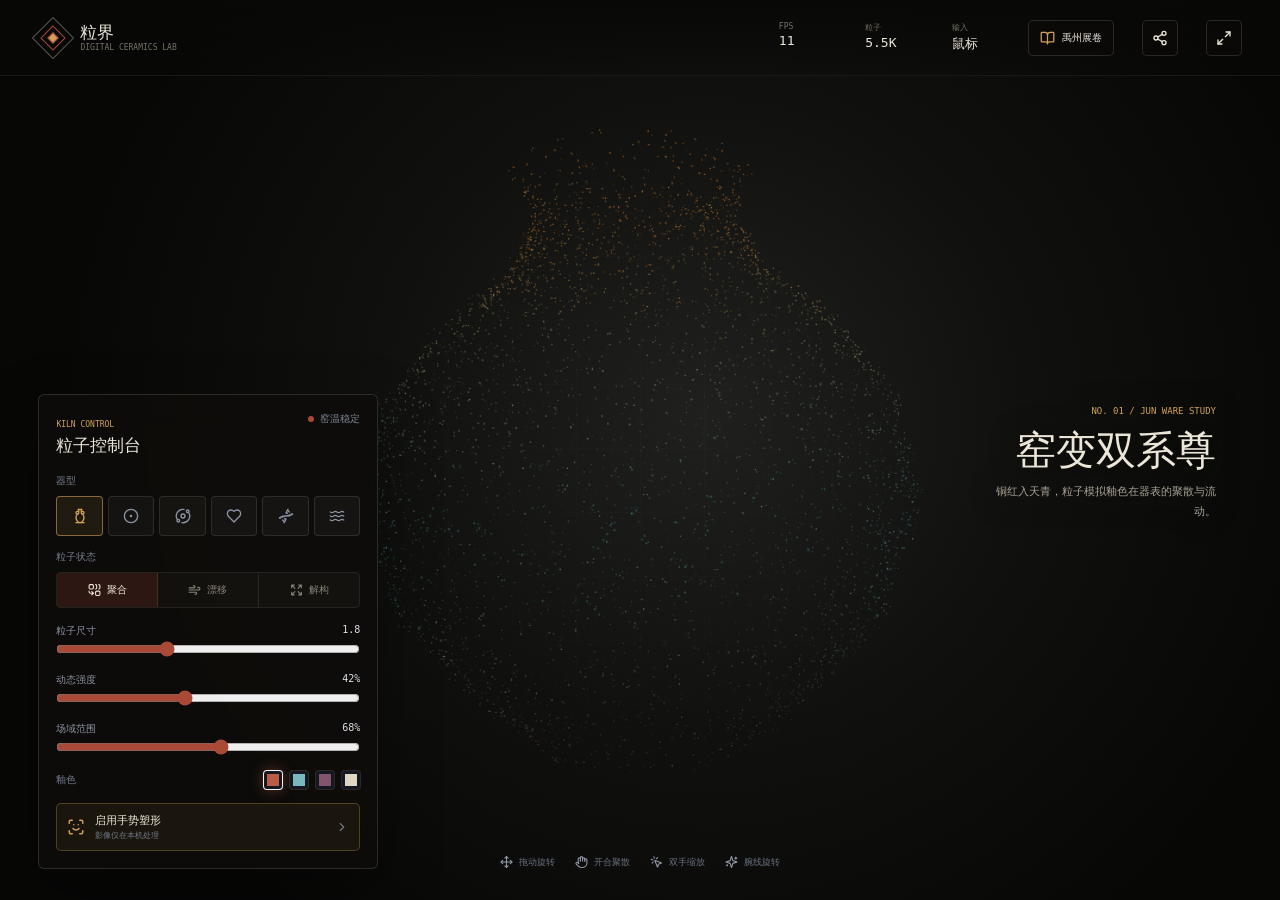
<file: index.html>
<!doctype html>
<html lang="zh-CN">
  <head>
    <meta charset="UTF-8" />
    <meta name="viewport" content="width=device-width, initial-scale=1.0, viewport-fit=cover" />
    <meta name="theme-color" content="#080807" />
    <meta name="description" content="来自河南禹州的沉浸式钧瓷数字展，以粒子、窑变釉色与手势交互呈现钧瓷之都的千年窑火。" />
    <meta property="og:type" content="website" />
    <meta property="og:locale" content="zh_CN" />
    <meta property="og:title" content="粒界 · 禹州钧瓷数字展" />
    <meta property="og:description" content="一城窑火，千年钧色。走进禹州钧瓷之都的沉浸式数字展。" />
    <meta name="twitter:card" content="summary_large_image" />
    <link rel="manifest" href="./site.webmanifest" />
    <link rel="icon" href="data:," />
    <title>粒界 · 禹州钧瓷数字展</title>
    <script type="module" crossorigin src="./assets/index-DskidwMj.js"></script>
    <link rel="stylesheet" crossorigin href="./assets/index-CWJbhrJt.css">
  </head>
  <body>
    <main id="app">
      <canvas id="scene" aria-label="可旋转的钧瓷粒子展品"></canvas>

      <div class="loading" id="loading" role="status">
        <span class="loading__mark"></span>
        <span>正在入窑</span>
      </div>

      <header class="topbar">
        <a class="brand" href="#" aria-label="粒界数字陶瓷实验室首页">
          <span class="brand__mark" aria-hidden="true"></span>
          <span><b>粒界</b><small>DIGITAL CERAMICS LAB</small></span>
        </a>
        <div class="telemetry" aria-label="运行状态">
          <span><small>FPS</small><b id="fps">60</b></span>
          <span><small>粒子</small><b id="particle-count">12K</b></span>
          <span><small>输入</small><b id="gesture-label">鼠标</b></span>
        </div>
        <button class="story-trigger" id="story-button" type="button" aria-controls="story-drawer" aria-expanded="false">
          <i data-lucide="book-open"></i><span>禹州展卷</span>
        </button>
        <button class="icon-button" id="share-button" type="button" aria-label="分享展览" title="分享展览">
          <i data-lucide="share-2"></i>
        </button>
        <button class="icon-button" id="fullscreen-button" type="button" aria-label="进入全屏" title="进入全屏">
          <i data-lucide="maximize-2"></i>
        </button>
      </header>

      <section class="exhibit-title" aria-labelledby="artifact-name">
        <span class="exhibit-index">NO. 01 / JUN WARE STUDY</span>
        <h1 id="artifact-name">窑变双系尊</h1>
        <p>铜红入天青，粒子模拟釉色在器表的聚散与流动。</p>
      </section>

      <section class="control-panel" aria-label="陶瓷粒子控制台">
        <div class="panel-heading">
          <div>
            <span class="eyebrow">KILN CONTROL</span>
            <h2>粒子控制台</h2>
          </div>
          <span class="live-dot">窑温稳定</span>
        </div>

        <div class="control-group">
          <span class="control-label">器型</span>
          <div class="shape-switcher" id="shape-switcher" role="group" aria-label="选择粒子形态">
            <button class="shape-button is-active" type="button" data-shape="ceramic" title="钧瓷" aria-label="钧瓷"><i data-lucide="amphora"></i></button>
            <button class="shape-button" type="button" data-shape="sphere" title="星球" aria-label="星球"><i data-lucide="circle-dot"></i></button>
            <button class="shape-button" type="button" data-shape="galaxy" title="星系" aria-label="星系"><i data-lucide="orbit"></i></button>
            <button class="shape-button" type="button" data-shape="heart" title="心形" aria-label="心形"><i data-lucide="heart"></i></button>
            <button class="shape-button" type="button" data-shape="helix" title="双螺旋" aria-label="双螺旋"><i data-lucide="dna"></i></button>
            <button class="shape-button" type="button" data-shape="wave" title="波面" aria-label="波面"><i data-lucide="waves"></i></button>
          </div>
        </div>

        <div class="control-group state-group">
          <span class="control-label">粒子状态</span>
          <div class="state-switcher" id="state-switcher" role="group" aria-label="选择粒子状态">
            <button class="state-button is-active" type="button" data-state="0" title="聚合"><i data-lucide="combine"></i><span>聚合</span></button>
            <button class="state-button" type="button" data-state="1" title="漂移"><i data-lucide="wind"></i><span>漂移</span></button>
            <button class="state-button" type="button" data-state="2" title="解构"><i data-lucide="expand"></i><span>解构</span></button>
          </div>
        </div>

        <label class="range-row">
          <span>粒子尺寸 <output id="size-output">1.8</output></span>
          <input id="size-control" type="range" min="0.8" max="3.6" step="0.1" value="1.8" />
        </label>
        <label class="range-row">
          <span>动态强度 <output id="motion-output">42%</output></span>
          <input id="motion-control" type="range" min="0" max="100" value="42" />
        </label>
        <label class="range-row">
          <span>场域范围 <output id="field-output">68%</output></span>
          <input id="field-control" type="range" min="30" max="100" value="68" />
        </label>

        <div class="palette-row">
          <span class="control-label">釉色</span>
          <div class="swatches" role="group" aria-label="选择粒子釉色">
            <button class="swatch is-active" type="button" data-palette="0" aria-label="窑变" title="窑变" style="--swatch:#b95c43"></button>
            <button class="swatch" type="button" data-palette="1" aria-label="天青" title="天青" style="--swatch:#79b9bd"></button>
            <button class="swatch" type="button" data-palette="2" aria-label="铜紫" title="铜紫" style="--swatch:#81556b"></button>
            <button class="swatch" type="button" data-palette="3" aria-label="月白" title="月白" style="--swatch:#ded7c3"></button>
          </div>
        </div>

        <button class="camera-button" id="camera-button" type="button">
          <i data-lucide="scan-face"></i>
          <span><b>启用手势塑形</b><small>影像仅在本机处理</small></span>
          <i data-lucide="chevron-right"></i>
        </button>
      </section>

      <aside class="camera-preview" id="camera-preview" aria-label="手势识别预览" hidden>
        <video id="camera-video" autoplay muted playsinline></video>
        <canvas id="hand-overlay"></canvas>
        <div class="camera-preview__status"><span></span><b id="camera-status">正在识别</b></div>
        <button class="icon-button camera-close" id="camera-close" type="button" aria-label="关闭摄像头" title="关闭摄像头"><i data-lucide="x"></i></button>
      </aside>

      <div class="gesture-guide" id="gesture-guide">
        <span><i data-lucide="move"></i> 拖动旋转</span>
        <span><i data-lucide="hand"></i> 开合聚散</span>
        <span><i data-lucide="mouse-pointer-click"></i> 双手缩放</span>
        <span><i data-lucide="sparkles"></i> 腕线旋转</span>
      </div>

      <div class="story-backdrop" id="story-backdrop" hidden></div>
      <aside class="story-drawer" id="story-drawer" aria-hidden="true" aria-labelledby="story-title" inert>
        <header class="story-drawer__header">
          <div>
            <span class="eyebrow">YUZHOU · HENAN</span>
            <h2 id="story-title">一城窑火，千年钧色</h2>
          </div>
          <button class="icon-button" id="story-close" type="button" aria-label="关闭禹州展卷" title="关闭禹州展卷"><i data-lucide="x"></i></button>
        </header>
        <div class="story-drawer__body">
          <p class="story-lead">禹州，因钧瓷而被世界认识。泥土、火焰与时间在这里相遇，每一次开窑，都是不可复制的颜色诞生。</p>
          <dl class="story-facts">
            <div><dt>故里</dt><dd>河南禹州</dd></div>
            <div><dt>釉色</dt><dd>天青 · 月白 · 铜红</dd></div>
            <div><dt>窑韵</dt><dd>入窑一色 · 出窑万彩</dd></div>
          </dl>
          <section>
            <span class="story-number">01</span>
            <h3>从钧台到神垕</h3>
            <p>钧瓷兴于唐、盛于宋，以瑰丽自然的窑变闻名。它通常与汝、官、哥、定并称宋代五大名窑。钧台窑遗址与神垕古镇，让古老窑火在禹州的山川之间延续至今。</p>
          </section>
          <section>
            <span class="story-number">02</span>
            <h3>泥与火塑造一座城</h3>
            <p>从选土、制坯、素烧到施釉、烧成，钧瓷的每一道工序都凝聚着手艺人的判断。铜元素在高温还原气氛中流动，成就天青、玫瑰紫、海棠红等彼此交融的窑变气象。</p>
          </section>
          <section>
            <span class="story-number">03</span>
            <h3>让钧色被更多人看见</h3>
            <p>这件数字作品以万千粒子重构钧瓷器型：聚合是成器，漂移是釉色流动，解构是一次面向当代的再想象。屏幕中的光点，回应着禹州窑火里真实而宏大的创造。</p>
          </section>
          <footer class="story-signoff">
            <span>中国钧瓷之都</span>
            <strong>河南 · 禹州</strong>
            <a class="story-archive-link" href="./museum/">进入原钧瓷数字展厅 <i data-lucide="chevron-right"></i></a>
          </footer>
        </div>
      </aside>

      <div class="webgl-fallback" id="webgl-fallback" hidden>
        <img data-src="./ceramic-fallback.jpg" alt="窑变钧瓷实拍展品" />
        <div>
          <span>YUZHOU · STATIC EXHIBIT</span>
          <h1>一城窑火，千年钧色</h1>
          <p id="fallback-message">当前设备无法启动 WebGL，已切换为禹州钧瓷静态展陈。</p>
        </div>
      </div>
      <noscript>
        <section class="noscript-exhibit">
          <img src="./ceramic-fallback.jpg" alt="禹州窑变钧瓷展品" />
          <div><span>YUZHOU · HENAN</span><h1>一城窑火，千年钧色</h1><p>禹州是钧瓷故里。请启用 JavaScript 进入粒子互动展，或继续欣赏这件静态钧瓷展品。</p></div>
        </section>
      </noscript>
    </main>
  </body>
</html>
</file>
<file: assets/index-CWJbhrJt.css>
:root{color-scheme:dark;font-family:Microsoft YaHei UI,PingFang SC,system-ui,sans-serif;color:#ece6d8;background:#080807;font-synthesis:none;--cyan: #d2a25a;--celadon: #78aeb1;--copper: #a94937;--line: rgba(236, 230, 216, .14);--panel: rgba(14, 13, 11, .9)}*{box-sizing:border-box}html,body,#app{width:100%;height:100%;margin:0;overflow:hidden}body{background:#080807}button,input{font:inherit}button{color:inherit}button:focus-visible,a:focus-visible,input:focus-visible{outline:2px solid var(--cyan);outline-offset:3px}#app{position:relative;isolation:isolate;background:radial-gradient(circle at 55% 46%,#20211e 0,#10100e,#070706 76%)}#scene{position:absolute;top:0;right:0;bottom:0;left:0;width:100%;height:100%;display:block;touch-action:none}#app:after{content:"";position:absolute;top:0;right:0;bottom:0;left:0;z-index:1;pointer-events:none;background-image:linear-gradient(rgba(236,230,216,.014) 1px,transparent 1px),linear-gradient(90deg,rgba(236,230,216,.014) 1px,transparent 1px);background-size:64px 64px;mask-image:radial-gradient(circle at center,black,transparent 78%);-webkit-mask-image:radial-gradient(circle at center,black,transparent 78%)}.loading{position:absolute;top:0;right:0;bottom:0;left:0;z-index:20;display:grid;place-content:center;justify-items:center;gap:18px;background:#080807;color:#9d978a;font-size:12px;letter-spacing:0;transition:opacity .5s ease,visibility .5s ease}.loading.is-hidden{opacity:0;visibility:hidden}.loading__mark{width:42px;height:42px;border:1px solid rgba(236,230,216,.15);border-top-color:var(--cyan);border-radius:50%;animation:spin 1s linear infinite}@keyframes spin{to{transform:rotate(360deg)}}.topbar{position:absolute;z-index:4;top:0;left:0;right:0;height:76px;display:flex;align-items:center;gap:28px;padding:0 clamp(18px,3vw,46px);border-bottom:1px solid rgba(236,230,216,.08);background:linear-gradient(to bottom,#080807e6,#0808071f)}.brand{display:flex;align-items:center;gap:12px;color:inherit;text-decoration:none}.brand__mark{width:30px;height:30px;position:relative;border:1px solid rgba(236,230,216,.35);transform:rotate(45deg)}.brand__mark:before,.brand__mark:after{content:"";position:absolute;border:1px solid var(--copper);top:5px;right:5px;bottom:5px;left:5px}.brand__mark:after{top:10px;right:10px;bottom:10px;left:10px;background:var(--cyan)}.brand b{display:block;font:600 17px/1 KaiTi,STKaiti,serif}.brand small{display:block;margin-top:3px;color:#777267;font:500 8px/1 Consolas,monospace}.telemetry{margin-left:auto;display:flex;gap:clamp(18px,3vw,44px)}.telemetry span{min-width:48px}.telemetry small,.telemetry b{display:block;font-family:Consolas,monospace}.telemetry small{color:#777267;font-size:8px;text-transform:uppercase}.telemetry b{margin-top:2px;font-size:13px;font-weight:500}.icon-button{width:36px;height:36px;padding:0;display:grid;place-items:center;border:1px solid var(--line);border-radius:5px;background:#0c0b09ad;cursor:pointer;transition:border-color .2s,background .2s}.icon-button:hover{border-color:#d2a25a8c;background:#d2a25a14}.icon-button svg{width:16px;height:16px}.story-trigger{height:36px;padding:0 11px;display:inline-flex;align-items:center;gap:7px;border:1px solid var(--line);border-radius:5px;background:#0c0b09ad;cursor:pointer;font-size:10px;white-space:nowrap}.story-trigger:hover,.story-trigger[aria-expanded=true]{border-color:#d2a25a8c;background:#d2a25a14}.story-trigger svg{width:15px;color:var(--cyan)}.exhibit-title{position:absolute;z-index:3;top:50%;right:clamp(26px,5vw,78px);width:min(270px,24vw);transform:translateY(-42%);pointer-events:none;text-align:right;filter:drop-shadow(0 2px 14px #080807)}.exhibit-index{color:var(--cyan);font:500 9px/1 Consolas,monospace}.exhibit-title h1{margin:12px 0 9px;font:500 clamp(28px,3.1vw,48px)/1.08 "KaiTi","STKaiti",serif;letter-spacing:0}.exhibit-title p{margin:0 0 0 auto;max-width:240px;color:#aaa396;font-size:11px;line-height:1.8}.control-panel{position:absolute;z-index:4;left:clamp(18px,3vw,46px);bottom:clamp(20px,3.5vh,40px);width:min(340px,calc(100vw - 36px));padding:17px;border:1px solid var(--line);border-radius:6px;background:var(--panel);box-shadow:0 22px 60px #00000061}@supports (backdrop-filter: blur(1px)){.control-panel{-webkit-backdrop-filter:blur(18px);backdrop-filter:blur(18px)}}@supports (-webkit-backdrop-filter: blur(1px)){.control-panel{-webkit-backdrop-filter:blur(18px)}}.panel-heading{display:flex;justify-content:space-between;align-items:flex-start;margin-bottom:18px}.eyebrow{color:var(--cyan);font:500 8px/1 Consolas,monospace}.panel-heading h2{margin:5px 0 0;font:500 17px/1.2 KaiTi,STKaiti,serif;letter-spacing:0}.live-dot{display:flex;align-items:center;gap:6px;color:#7f8796;font-size:10px}.live-dot:before{content:"";width:6px;height:6px;border-radius:50%;background:var(--copper)}.control-group{margin-bottom:16px}.control-label{display:block;margin-bottom:8px;color:#747c8b;font-size:10px}.shape-switcher{display:grid;grid-template-columns:repeat(6,1fr);gap:5px}.shape-button{aspect-ratio:1.18;min-width:0;padding:0;display:grid;place-items:center;border:1px solid rgba(255,255,255,.1);border-radius:4px;background:#ffffff09;cursor:pointer}.shape-button svg{width:16px;height:16px;color:#8b93a3}.shape-button:hover,.shape-button.is-active{border-color:#d2a25a94;background:#d2a25a1a}.shape-button.is-active svg{color:var(--cyan)}.state-group{margin-top:-2px}.state-switcher{display:grid;grid-template-columns:repeat(3,1fr);overflow:hidden;border:1px solid rgba(236,230,216,.1);border-radius:4px}.state-button{min-width:0;height:34px;padding:0 8px;display:flex;align-items:center;justify-content:center;gap:6px;border:0;border-right:1px solid rgba(236,230,216,.1);background:#ece6d806;color:#898377;cursor:pointer;font-size:10px}.state-button:last-child{border-right:0}.state-button svg{width:13px}.state-button:hover,.state-button.is-active{color:#eee6d6;background:#a9493733}.range-row{display:block;margin-top:12px}.range-row>span{display:flex;justify-content:space-between;color:#8c93a2;font-size:10px}.range-row output{color:#dce0e8;font-family:Consolas,monospace}input[type=range]{width:100%;height:16px;margin:3px 0 0;accent-color:var(--copper);cursor:pointer}.palette-row{display:flex;justify-content:space-between;align-items:center;margin-top:12px}.palette-row .control-label{margin:0}.swatches{display:flex;gap:8px}.swatch{width:18px;height:18px;padding:0;border:3px solid #151821;border-radius:3px;background:var(--swatch);box-shadow:0 0 0 1px #ffffff1f;cursor:pointer}.swatch.is-active{box-shadow:0 0 0 1px #f1f3f7,0 0 14px color-mix(in srgb,var(--swatch) 55%,transparent)}.camera-button{width:100%;min-height:48px;margin-top:14px;padding:8px 10px;display:flex;align-items:center;gap:10px;text-align:left;border:1px solid rgba(210,162,90,.3);border-radius:5px;background:#d2a25a12;cursor:pointer}.camera-button:hover{background:#d2a25a1f}.camera-button>svg{width:18px;color:var(--cyan);flex:0 0 auto}.camera-button>svg:last-child{width:14px;margin-left:auto;color:#6f7685}.camera-button span{min-width:0}.camera-button b,.camera-button small{display:block;letter-spacing:0}.camera-button b{font-size:11px;font-weight:600}.camera-button small{margin-top:2px;color:#727a89;font-size:8px}.camera-preview{position:absolute;z-index:5;right:clamp(18px,3vw,46px);bottom:clamp(24px,5vh,52px);width:230px;aspect-ratio:4/3;overflow:hidden;border:1px solid var(--line);border-radius:6px;background:#0b0e13;box-shadow:0 20px 50px #0006}.camera-preview[hidden]{display:none}.camera-preview video,#hand-overlay{position:absolute;top:0;right:0;bottom:0;left:0;width:100%;height:100%;object-fit:cover;transform:scaleX(-1)}#hand-overlay{pointer-events:none}.camera-preview__status{position:absolute;left:10px;bottom:9px;display:flex;align-items:center;gap:6px;padding:5px 7px;border-radius:3px;background:#050609b8;font-size:9px}.camera-preview__status span{width:5px;height:5px;border-radius:50%;background:var(--copper)}.camera-close{position:absolute;top:8px;right:8px;width:28px;height:28px;background:#050609b3}.camera-close svg{width:14px}.gesture-guide{position:absolute;z-index:3;left:50%;bottom:26px;transform:translate(-50%);display:flex;gap:20px;color:#697180;font-size:9px;white-space:nowrap}.gesture-guide span{display:flex;align-items:center;gap:6px}.gesture-guide svg{width:13px;color:#929aaa}.story-backdrop{position:absolute;top:0;right:0;bottom:0;left:0;z-index:9;background:#00000094;opacity:0;transition:opacity .28s ease}.story-backdrop.is-open{opacity:1}.story-drawer{position:absolute;z-index:10;top:0;right:0;width:min(470px,100vw);height:100%;display:flex;flex-direction:column;background:#0a0908fa;border-left:1px solid var(--line);box-shadow:-28px 0 80px #0000007a;transform:translate(100%);visibility:hidden;transition:transform .34s cubic-bezier(.22,.8,.24,1),visibility .34s}.story-drawer.is-open{transform:translate(0);visibility:visible}.story-drawer__header{min-height:86px;padding:22px 24px;display:flex;align-items:flex-start;justify-content:space-between;gap:18px;border-bottom:1px solid var(--line)}.story-drawer__header h2{margin:8px 0 0;font:500 25px/1.15 KaiTi,STKaiti,serif}.story-drawer__body{min-height:0;padding:28px 30px 38px;overflow-y:auto;overscroll-behavior:contain;scrollbar-color:#5f4b2c transparent}.story-lead{margin:0;color:#d1c9bb;font:500 18px/1.8 KaiTi,STKaiti,serif}.story-facts{margin:26px 0 34px;border-block:1px solid var(--line)}.story-facts div{min-height:48px;display:grid;grid-template-columns:68px 1fr;align-items:center;border-bottom:1px solid rgba(236,230,216,.08)}.story-facts div:last-child{border-bottom:0}.story-facts dt{color:#716d65;font-size:10px}.story-facts dd{margin:0;color:#d7d0c2;font-size:12px}.story-drawer section{position:relative;padding:0 0 30px 42px}.story-drawer section:before{content:"";position:absolute;left:10px;top:25px;bottom:5px;width:1px;background:linear-gradient(var(--copper),transparent)}.story-number{position:absolute;left:0;top:2px;color:var(--cyan);font:500 9px/1 Consolas,monospace}.story-drawer h3{margin:0 0 10px;font:500 19px/1.2 KaiTi,STKaiti,serif}.story-drawer section p{margin:0;color:#969084;font-size:12px;line-height:1.9}.story-signoff{margin-top:4px;padding-top:25px;border-top:1px solid var(--line)}.story-signoff span,.story-signoff strong{display:block}.story-signoff span{color:#756f65;font-size:9px}.story-signoff strong{margin-top:6px;color:var(--cyan);font:500 22px/1.2 KaiTi,STKaiti,serif}.story-archive-link{min-height:42px;margin-top:20px;padding:0 12px;display:flex;align-items:center;justify-content:space-between;border:1px solid rgba(210,162,90,.3);border-radius:5px;color:#d8d0c1;background:#d2a25a0f;text-decoration:none;font-size:11px}.story-archive-link:hover{background:#d2a25a1f;border-color:#d2a25a8c}.story-archive-link svg{width:14px;color:var(--cyan)}.webgl-fallback{position:absolute;top:0;right:0;bottom:0;left:0;z-index:30;background:#080807}.webgl-fallback:not([hidden]){display:grid;grid-template-columns:minmax(0,1.35fr) minmax(260px,.65fr);align-items:center}.webgl-fallback img{width:100%;height:100vh;object-fit:cover}.webgl-fallback>div{padding:8vw}.webgl-fallback span{color:var(--cyan);font:500 9px/1 Consolas,monospace}.webgl-fallback h1{margin:15px 0 9px;font:500 36px/1.15 KaiTi,STKaiti,serif}.webgl-fallback p{margin:0;color:#918a7e;font-size:12px;line-height:1.7}.noscript-exhibit{position:fixed;top:0;right:0;bottom:0;left:0;z-index:40;display:grid;grid-template-columns:minmax(0,1.35fr) minmax(280px,.65fr);align-items:center;background:#080807}.noscript-exhibit img{width:100%;height:100vh;object-fit:cover}.noscript-exhibit div{padding:8vw}.noscript-exhibit span{color:var(--cyan);font:500 9px/1 Consolas,monospace}.noscript-exhibit h1{margin:15px 0 9px;font:500 36px/1.15 KaiTi,STKaiti,serif}.noscript-exhibit p{color:#918a7e;font-size:12px;line-height:1.8}@media(max-width:760px){.topbar{height:62px;padding-inline:16px}.topbar{gap:9px}.brand small{display:none}.telemetry{gap:0}.telemetry span:nth-child(2),.telemetry span:nth-child(3){display:none}.story-trigger{width:36px;padding:0;justify-content:center}.story-trigger span{position:absolute;width:1px;height:1px;overflow:hidden;-webkit-clip-path:inset(50%);clip-path:inset(50%)}.control-panel{left:12px;right:12px;bottom:12px;width:auto;padding:14px}.control-panel{backdrop-filter:none;-webkit-backdrop-filter:none;background:#0e0d0bf5}.exhibit-title{top:92px;right:16px;width:min(230px,68vw);transform:none}.exhibit-title h1{margin-block:8px 5px;font-size:28px}.exhibit-title p{font-size:10px;line-height:1.55}.panel-heading{margin-bottom:12px}.range-row{display:none}.palette-row{margin-top:10px}.camera-button{min-height:44px;margin-top:12px}.camera-preview{top:74px;right:12px;bottom:auto;width:130px}.camera-preview__status{left:6px;bottom:6px}.gesture-guide{display:none}.webgl-fallback:not([hidden]){grid-template-columns:1fr;grid-template-rows:62vh 1fr}.webgl-fallback img{height:62vh}.webgl-fallback>div{padding:26px 22px}.story-drawer__header{min-height:74px;padding:18px}.story-drawer__header h2{font-size:22px}.story-drawer__body{padding:22px 20px 32px}.story-lead{font-size:17px}.noscript-exhibit{grid-template-columns:1fr;grid-template-rows:58vh 1fr}.noscript-exhibit img{height:58vh}.noscript-exhibit div{padding:24px 22px}}@media(max-height:760px)and (min-width:761px){.control-panel{bottom:14px;padding:14px}.panel-heading{margin-bottom:12px}.range-row{margin-top:8px}.camera-button{min-height:42px;margin-top:10px}}@media(prefers-reduced-motion:reduce){*,*:before,*:after{animation-duration:.01ms!important;animation-iteration-count:1!important}}@media(forced-colors:active){.loading__mark,.brand__mark,.shape-button,.state-switcher,.control-panel,.story-drawer{border:1px solid CanvasText}}
</file>
